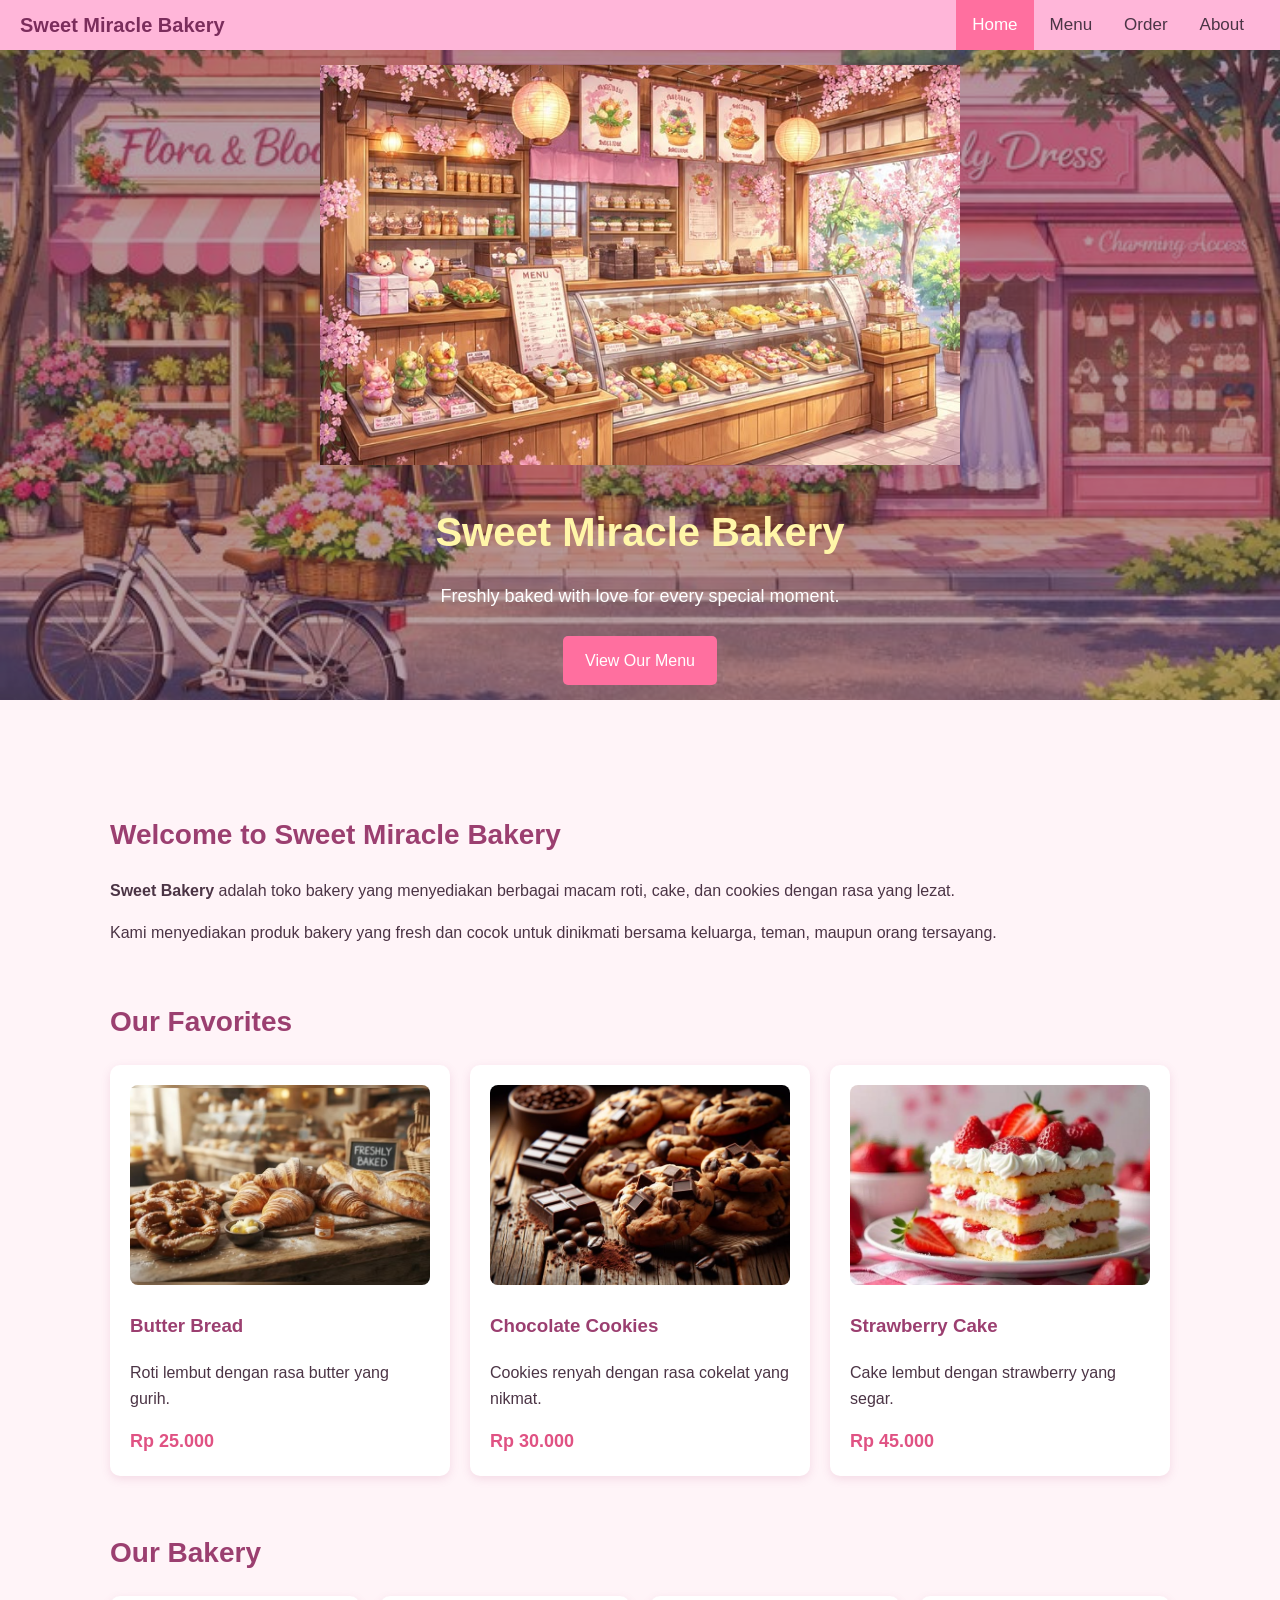
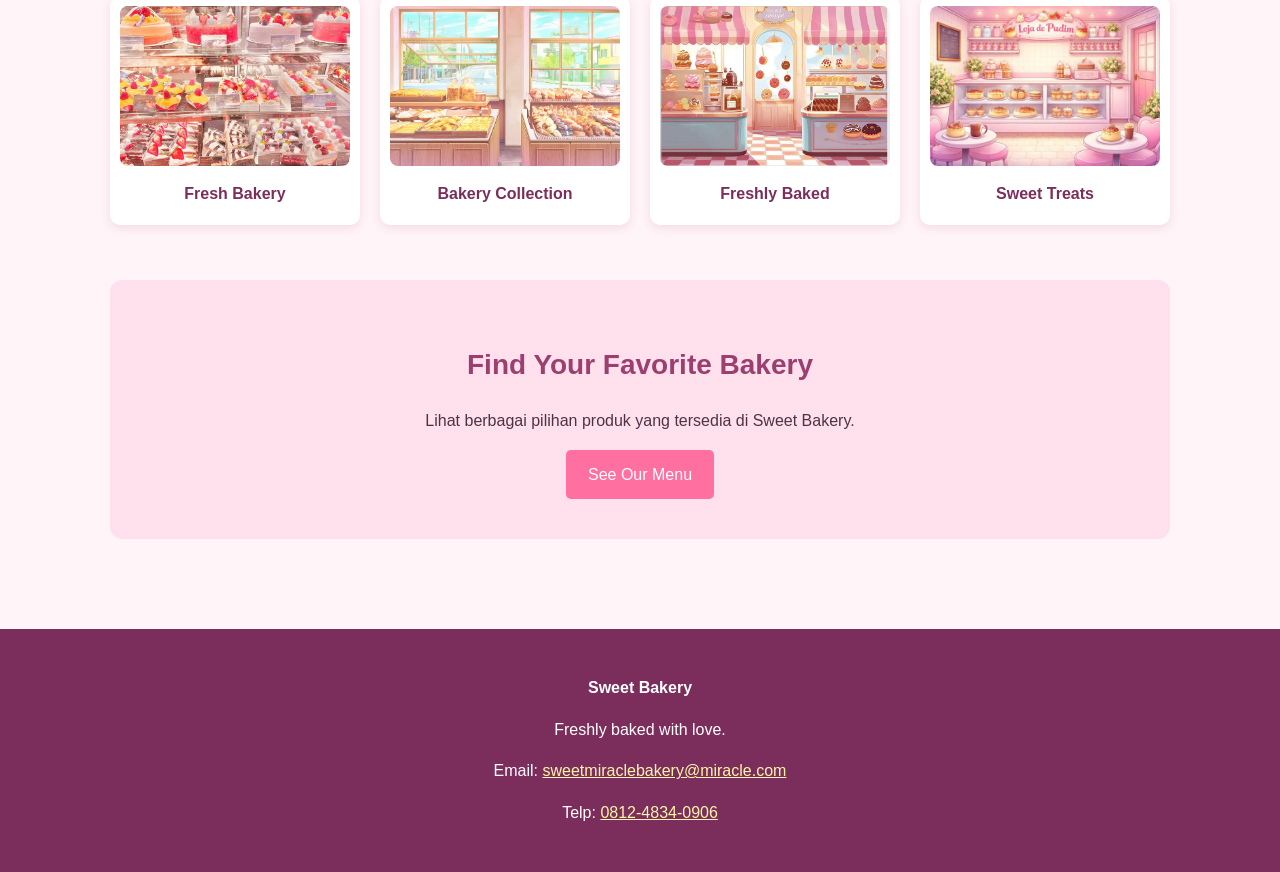
<file: index.html>
<!doctype html>
<html lang="id">
  <head>
    <meta charset="UTF-8" />
    <meta name="viewport" content="width=device-width, initial-scale=1.0" />
    <meta
      name="description"
      content="Sweet Miracle Bakery - Fresh bakery made with love."
    />
    <title>Sweet Bakery</title>
    <link rel="stylesheet" href="style.css">
  </head>
  <body>
    <!-- ===== HEADER & NAVIGASI ===== -->
    <header class="site-header">
      <div class="brand">
        Sweet Miracle Bakery
      </div>
      <nav class="site-nav">
        <ul>
          <li>
            <a class="active" href="index.html">
              Home
            </a>
          </li>
          <li>
            <a href="menu.html">
              Menu
            </a>
          </li>
          <li>
            <a href="order.html">
              Order
            </a>
          </li>
          <li>
            <a href="about.html">
              About
            </a>
          </li>
        </ul>
      </nav>
    </header>


    <!-- ===== SAMPUL ===== -->
    <section class="sampul">

      <!-- Background -->
      <img
        class="background-image"
        src="images/depan toko.jpe"
        alt="Tampak depan Sweet Miracle Bakery"
      />
      <!-- Isi sampul -->
      <div class="hero-teks">
        <!-- Foto di tengah -->
        <img
          class="hero-image"
          src="images/bakery 1.jpe"
          alt="Produk Sweet Miracle Bakery"
        />
        <h1>
          Sweet Miracle Bakery
        </h1>
        <p>
          Freshly baked with love for every special moment.
        </p>
        <a class="btn" href="menu.html">
          View Our Menu
        </a>
      </div>
    </section>
    <main>

      <!-- ===== TENTANG SINGKAT ===== -->
      <section>
        <h2>
          Welcome to Sweet Miracle Bakery
        </h2>
        <p>
          <strong>Sweet Bakery</strong> adalah toko bakery
          yang menyediakan berbagai macam roti, cake,
          dan cookies dengan rasa yang lezat.
        </p>
        <p>
          Kami menyediakan produk bakery yang fresh dan
          cocok untuk dinikmati bersama keluarga, teman,
          maupun orang tersayang.
        </p>
      </section>

      <!-- ===== PRODUK UNGGULAN ===== -->
      <section>
        <h2>
          Our Favorites
        </h2>
        <div class="grid">
          <article class="card">
            <img
              src="images/Butter Bread.jpe"
              alt="Butter Bread"
            />
            <h3>
              Butter Bread
            </h3>
            <p>
              Roti lembut dengan rasa butter yang gurih.
            </p>
            <strong>
              Rp 25.000
            </strong>
          </article>
          <article class="card">
            <img
              src="images/Chocolate Cookies.jpe"
              alt="Chocolate Cookies"
            />
            <h3>
              Chocolate Cookies
            </h3>
            <p>
              Cookies renyah dengan rasa cokelat yang nikmat.
            </p>
            <strong>
              Rp 30.000
            </strong>
          </article>
          <article class="card">
            <img
              src="images/Strawberry Cake.jpe"
              alt="Strawberry Cake"
            />
            <h3>
              Strawberry Cake
            </h3>
            <p>
              Cake lembut dengan strawberry yang segar.
            </p>
            <strong>
              Rp 45.000
            </strong>
          </article>
        </div>
      </section>

      <!-- ===== GALERI ===== -->
      <section>
        <h2>
          Our Bakery
        </h2>
        <div class="grid galeri">
          <figure>
            <img
              src="images/bakery 2.jpe"
              alt="Produk Sweet Miracle Bakery"
            />
            <figcaption>
              Fresh Bakery
            </figcaption>
          </figure>
          <figure>
            <img
              src="images/bakery 3.jpe"
              alt="Produk Miracle Sweet Bakery"
            />
            <figcaption>
              Bakery Collection
            </figcaption>
          </figure>
          <figure>
            <img
              src="images/bakery 4.jpe"
              alt="Produk Sweet Miracle Bakery"
            />
            <figcaption>
              Freshly Baked
            </figcaption>
          </figure>
          <figure>
            <img
              src="images/bakery 5.jpe"
              alt="Produk Sweet Miracle Bakery"
            />
            <figcaption>
              Sweet Treats
            </figcaption>

          </figure>

        </div>

      </section>


      <!-- ===== AJAKAN ===== -->
      <section class="order-box">

        <h2>
          Find Your Favorite Bakery
        </h2>

        <p>
          Lihat berbagai pilihan produk yang tersedia
          di Sweet Bakery.
        </p>

        <a class="btn" href="menu.html">
          See Our Menu
        </a>

      </section>

    </main>


    <!-- ===== FOOTER ===== -->
    <footer class="site-footer">

      <p>
        <strong>Sweet Bakery</strong>
      </p>

      <p>
        Freshly baked with love.
      </p>

      <p>
        Email:
        <a href="mailto:sweetmiraclebakery@miracle.com">
          sweetmiraclebakery@miracle.com
        </a>
      </p>

      <p>
        Telp:
        <a href="tel:+6281248340906">
          0812-4834-0906
        </a>
      </p>

    </footer>

  </body>
</html>
</file>
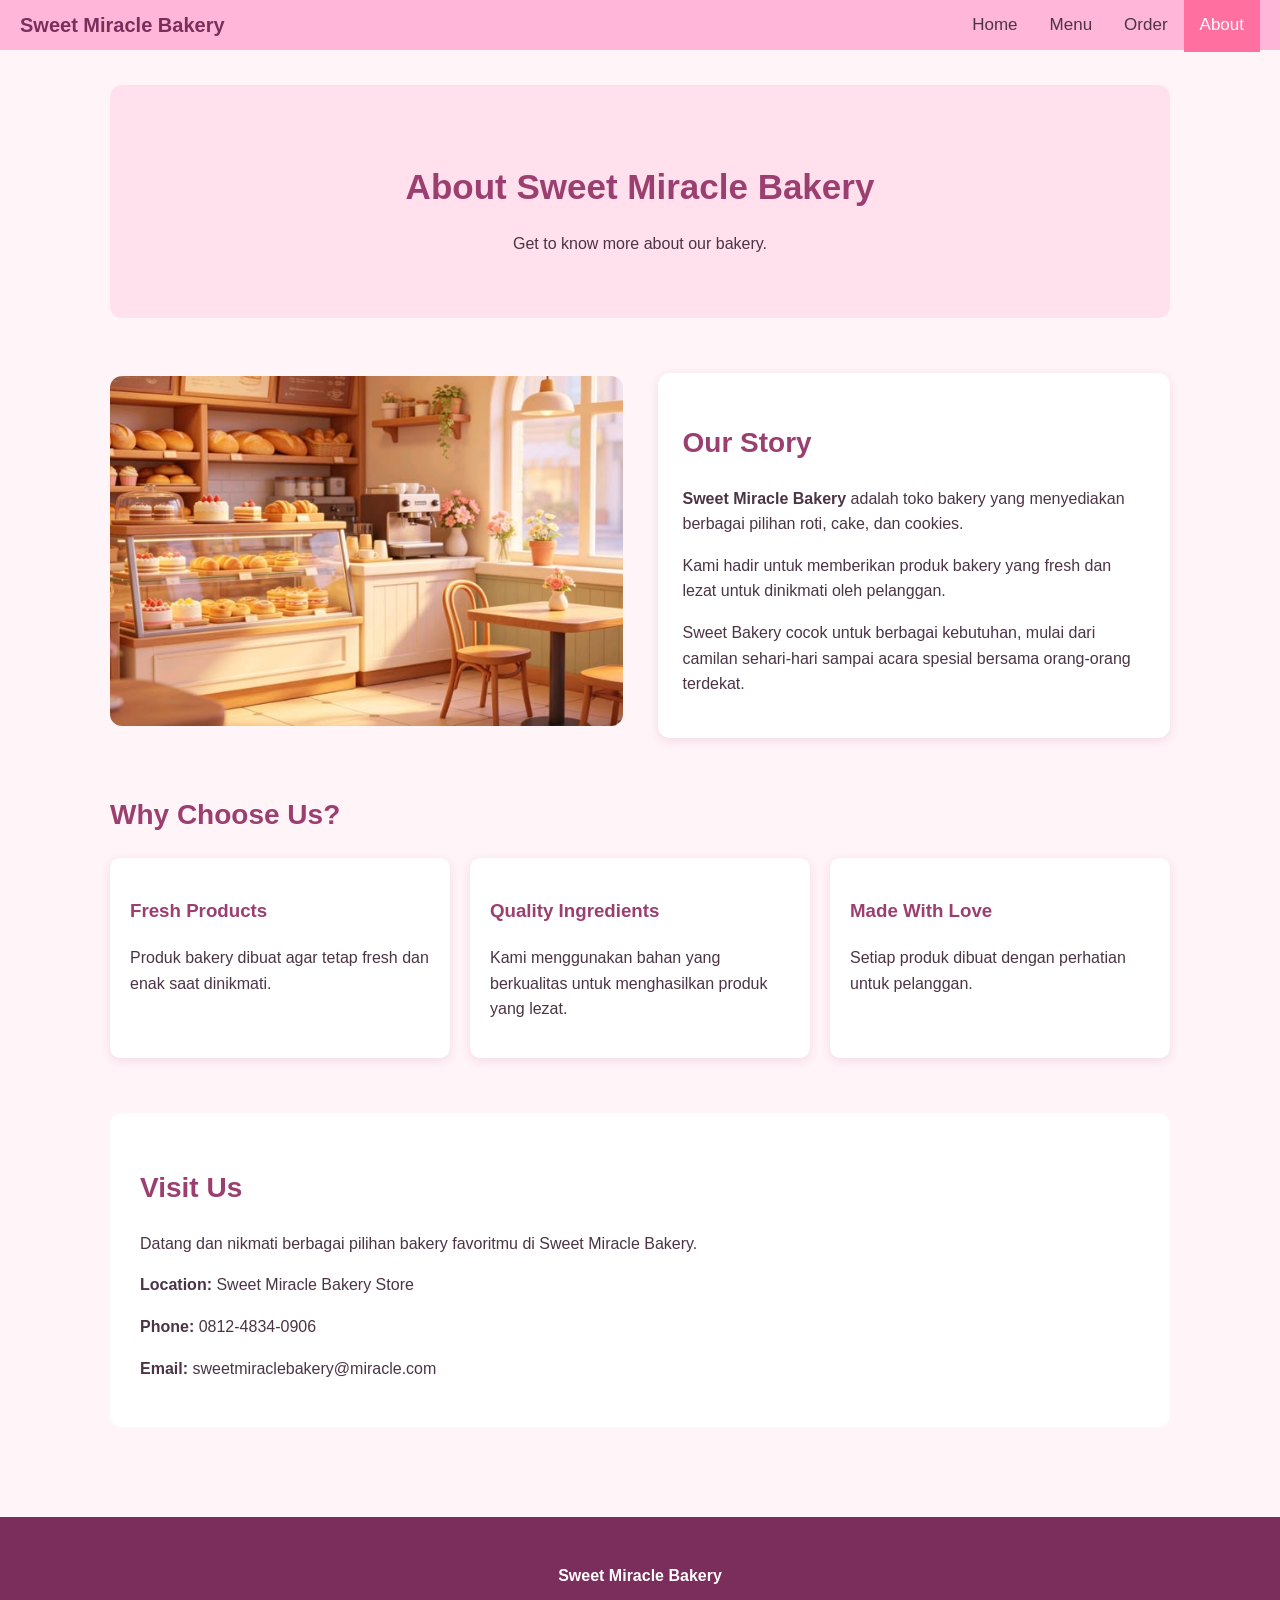
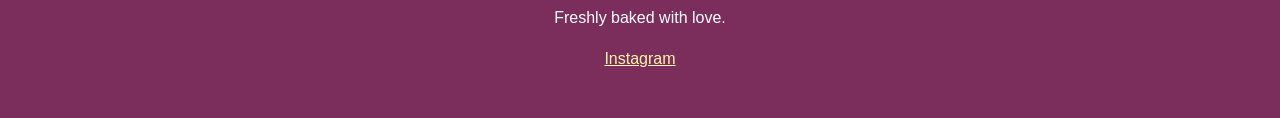
<file: about.html>
<!doctype html>
<html lang="id">
  <head>
    <meta charset="UTF-8" />
    <meta name="viewport" content="width=device-width, initial-scale=1.0" />

    <meta
      name="description"
      content="Tentang Sweet Miracle Bakery."
    />

    <title>About - Sweet Miracle Bakery</title>

    <link rel="stylesheet" href="style.css">
  </head>

  <body>

    <!-- ===== HEADER & NAVIGASI ===== -->
    <header class="site-header">

      <div class="brand">
        Sweet Miracle Bakery
      </div>

      <nav class="site-nav">
        <ul>

          <li>
            <a href="index.html">
              Home
            </a>
          </li>

          <li>
            <a href="menu.html">
              Menu
            </a>
          </li>

          <li>
            <a href="order.html">
              Order
            </a>
          </li>

          <li>
            <a class="active" href="about.html">
              About
            </a>
          </li>

        </ul>
      </nav>

    </header>


    <main>

      <!-- ===== JUDUL ===== -->
      <section class="page-title">

        <h1>
          About Sweet Miracle Bakery
        </h1>

        <p>
          Get to know more about our bakery.
        </p>

      </section>


      <!-- ===== TENTANG TOKO ===== -->
      <section class="about-section">

        <div class="about-image">

          <img
            src="images/dalam toko.jpe"
            alt="Bagian dalam Sweet Miracle Bakery"
          />

        </div>


        <div class="about-text">

          <h2>
            Our Story
          </h2>

          <p>
            <strong>Sweet Miracle Bakery</strong> adalah toko bakery
            yang menyediakan berbagai pilihan roti, cake,
            dan cookies.
          </p>

          <p>
            Kami hadir untuk memberikan produk bakery yang
            fresh dan lezat untuk dinikmati oleh pelanggan.
          </p>

          <p>
            Sweet Bakery cocok untuk berbagai kebutuhan,
            mulai dari camilan sehari-hari sampai acara
            spesial bersama orang-orang terdekat.
          </p>

        </div>

      </section>


      <!-- ===== KEUNGGULAN ===== -->
      <section>

        <h2>
          Why Choose Us?
        </h2>


        <div class="grid">

          <article class="card">

            <h3>
              Fresh Products
            </h3>

            <p>
              Produk bakery dibuat agar tetap fresh
              dan enak saat dinikmati.
            </p>

          </article>


          <article class="card">

            <h3>
              Quality Ingredients
            </h3>

            <p>
              Kami menggunakan bahan yang berkualitas
              untuk menghasilkan produk yang lezat.
            </p>

          </article>


          <article class="card">

            <h3>
              Made With Love
            </h3>

            <p>
              Setiap produk dibuat dengan perhatian
              untuk pelanggan.
            </p>

          </article>

        </div>

      </section>


      <!-- ===== KONTAK ===== -->
      <section class="contact">

        <h2>
          Visit Us
        </h2>

        <p>
          Datang dan nikmati berbagai pilihan bakery
          favoritmu di Sweet Miracle Bakery.
        </p>

        <p>
          <strong>Location:</strong>
          Sweet Miracle Bakery Store
        </p>

        <p>
          <strong>Phone:</strong>
          0812-4834-0906
        </p>

        <p>
          <strong>Email:</strong>
          sweetmiraclebakery@miracle.com
        </p>

      </section>

    </main>


    <!-- ===== FOOTER ===== -->
    <footer class="site-footer">

      <p>
        <strong>Sweet Miracle Bakery</strong>
      </p>

      <p>
        Freshly baked with love.
      </p>

      <p>
        <a
          href="https://instagram.com"
          target="_blank"
          rel="noopener"
        >
          Instagram
        </a>
      </p>

    </footer>

  </body>
</html>
</file>
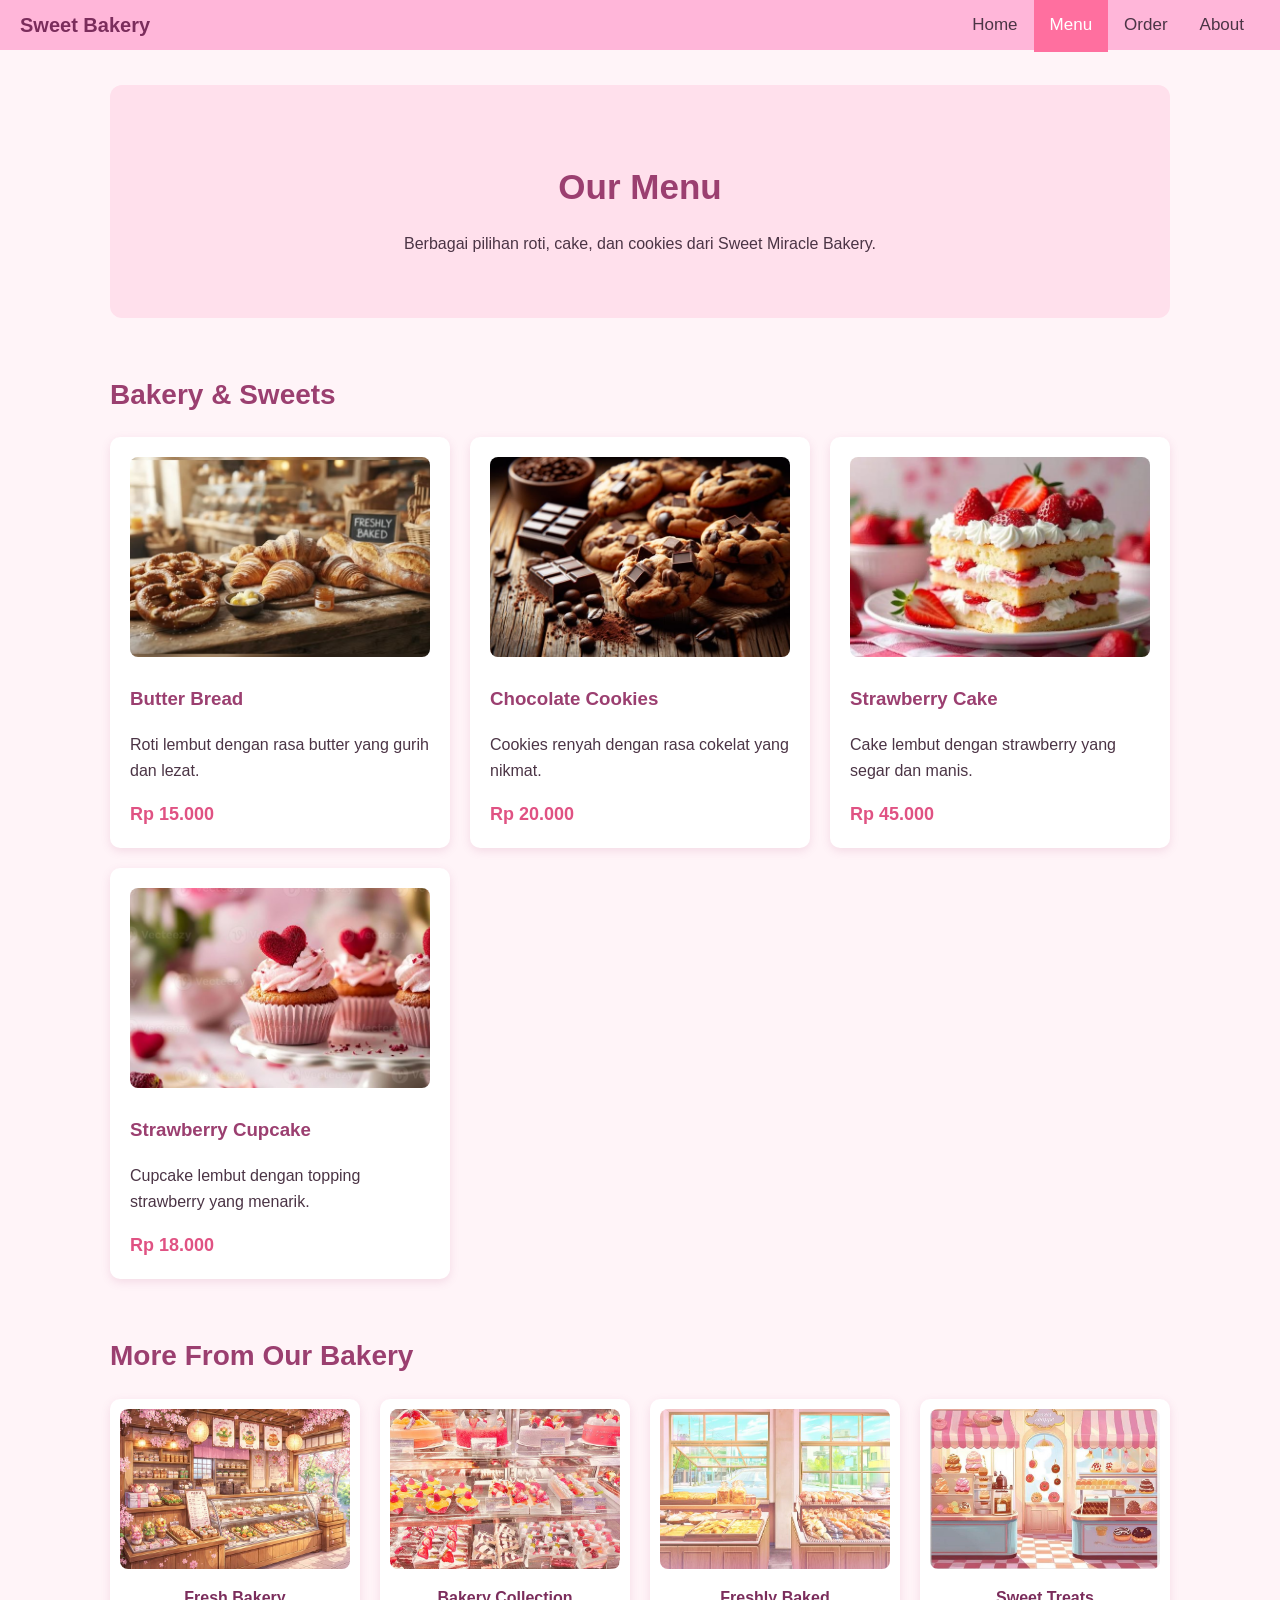
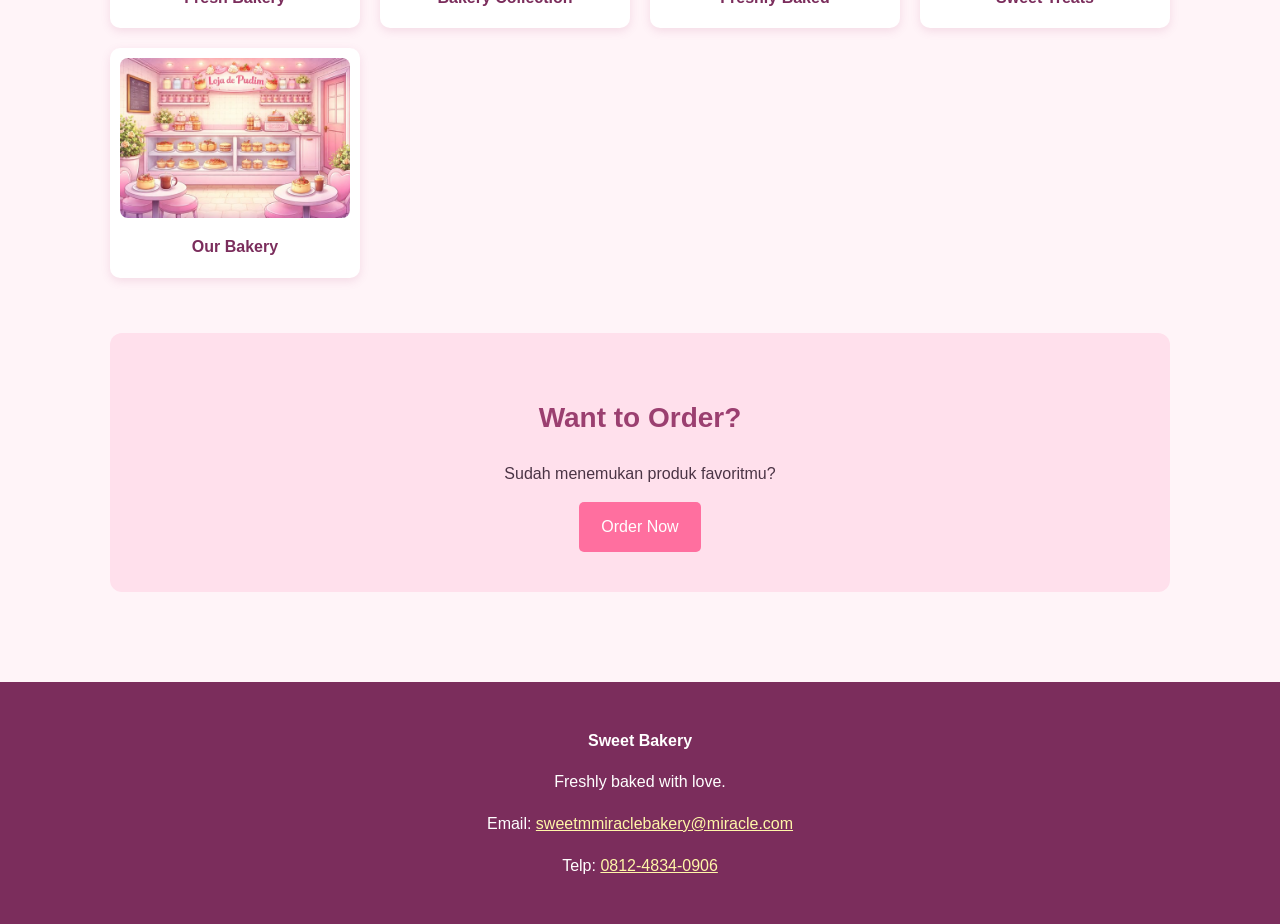
<file: menu.html>
<!doctype html>
<html lang="id">
  <head>
    <meta charset="UTF-8" />
    <meta name="viewport" content="width=device-width, initial-scale=1.0" />

    <meta
      name="description"
      content="Menu Sweet Mirale Bakery."
    />

    <title>Menu - Sweet Miracle Bakery</title>

    <link rel="stylesheet" href="style.css">
  </head>

  <body>

    <!-- ===== HEADER & NAVIGASI ===== -->
    <header class="site-header">

      <div class="brand">
        Sweet Bakery
      </div>

      <nav class="site-nav">
        <ul>

          <li>
            <a href="index.html">
              Home
            </a>
          </li>

          <li>
            <a class="active" href="menu.html">
              Menu
            </a>
          </li>

          <li>
            <a href="order.html">
              Order
            </a>
          </li>

          <li>
            <a href="about.html">
              About
            </a>
          </li>

        </ul>
      </nav>

    </header>


    <main>

      <!-- ===== JUDUL ===== -->
      <section class="page-title">

        <h1>
          Our Menu
        </h1>

        <p>
          Berbagai pilihan roti, cake, dan cookies
          dari Sweet Miracle Bakery.
        </p>

      </section>


      <!-- ===== MENU PRODUK ===== -->
      <section>

        <h2>
          Bakery &amp; Sweets
        </h2>


        <div class="grid menu-grid">


          <article class="card">

            <img
              src="images/Butter Bread.jpe"
              alt="Butter Bread"
            />

            <h3>
              Butter Bread
            </h3>

            <p>
              Roti lembut dengan rasa butter yang gurih
              dan lezat.
            </p>

            <strong>
              Rp 15.000
            </strong>

          </article>


          <article class="card">

            <img
              src="images/Chocolate Cookies.jpe"
              alt="Chocolate Cookies"
            />

            <h3>
              Chocolate Cookies
            </h3>

            <p>
              Cookies renyah dengan rasa cokelat
              yang nikmat.
            </p>

            <strong>
              Rp 20.000
            </strong>

          </article>


          <article class="card">

            <img
              src="images/Strawberry Cake.jpe"
              alt="Strawberry Cake"
            />

            <h3>
              Strawberry Cake
            </h3>

            <p>
              Cake lembut dengan strawberry
              yang segar dan manis.
            </p>

            <strong>
              Rp 45.000
            </strong>

          </article>


          <article class="card">

            <img
              src="images/Strawberry Cupcake.jpe"
              alt="Strawberry Cupcake"
            />

            <h3>
              Strawberry Cupcake
            </h3>

            <p>
              Cupcake lembut dengan topping
              strawberry yang menarik.
            </p>

            <strong>
              Rp 18.000
            </strong>

          </article>

        </div>

      </section>


      <!-- ===== FOTO BAKERY ===== -->
      <section>

        <h2>
          More From Our Bakery
        </h2>


        <div class="grid galeri">

          <figure>

            <img
              src="images/bakery 1.jpe"
              alt="Produk bakery"
            />

            <figcaption>
              Fresh Bakery
            </figcaption>

          </figure>


          <figure>

            <img
              src="images/bakery 2.jpe"
              alt="Produk bakery"
            />

            <figcaption>
              Bakery Collection
            </figcaption>

          </figure>


          <figure>

            <img
              src="images/bakery 3.jpe"
              alt="Produk bakery"
            />

            <figcaption>
              Freshly Baked
            </figcaption>

          </figure>


          <figure>

            <img
              src="images/bakery 4.jpe"
              alt="Produk bakery"
            />

            <figcaption>
              Sweet Treats
            </figcaption>

          </figure>


          <figure>

            <img
              src="images/bakery 5.jpe"
              alt="Produk bakery"
            />

            <figcaption>
              Our Bakery
            </figcaption>

          </figure>

        </div>

      </section>


      <!-- ===== ORDER ===== -->
      <section class="order-box">

        <h2>
          Want to Order?
        </h2>

        <p>
          Sudah menemukan produk favoritmu?
        </p>

        <a class="btn" href="order.html">
          Order Now
        </a>

      </section>

    </main>


    <!-- ===== FOOTER ===== -->
    <footer class="site-footer">

      <p>
        <strong>Sweet Bakery</strong>
      </p>

      <p>
        Freshly baked with love.
      </p>

      <p>
        Email:
        <a href="mailto:sweetmiraclebakery@miracle.com">
          sweetmmiraclebakery@miracle.com
        </a>
      </p>

      <p>
        Telp:
        <a href="tel:+6281248340906">
          0812-4834-0906
        </a>
      </p>

    </footer>

  </body>
</html>
</file>
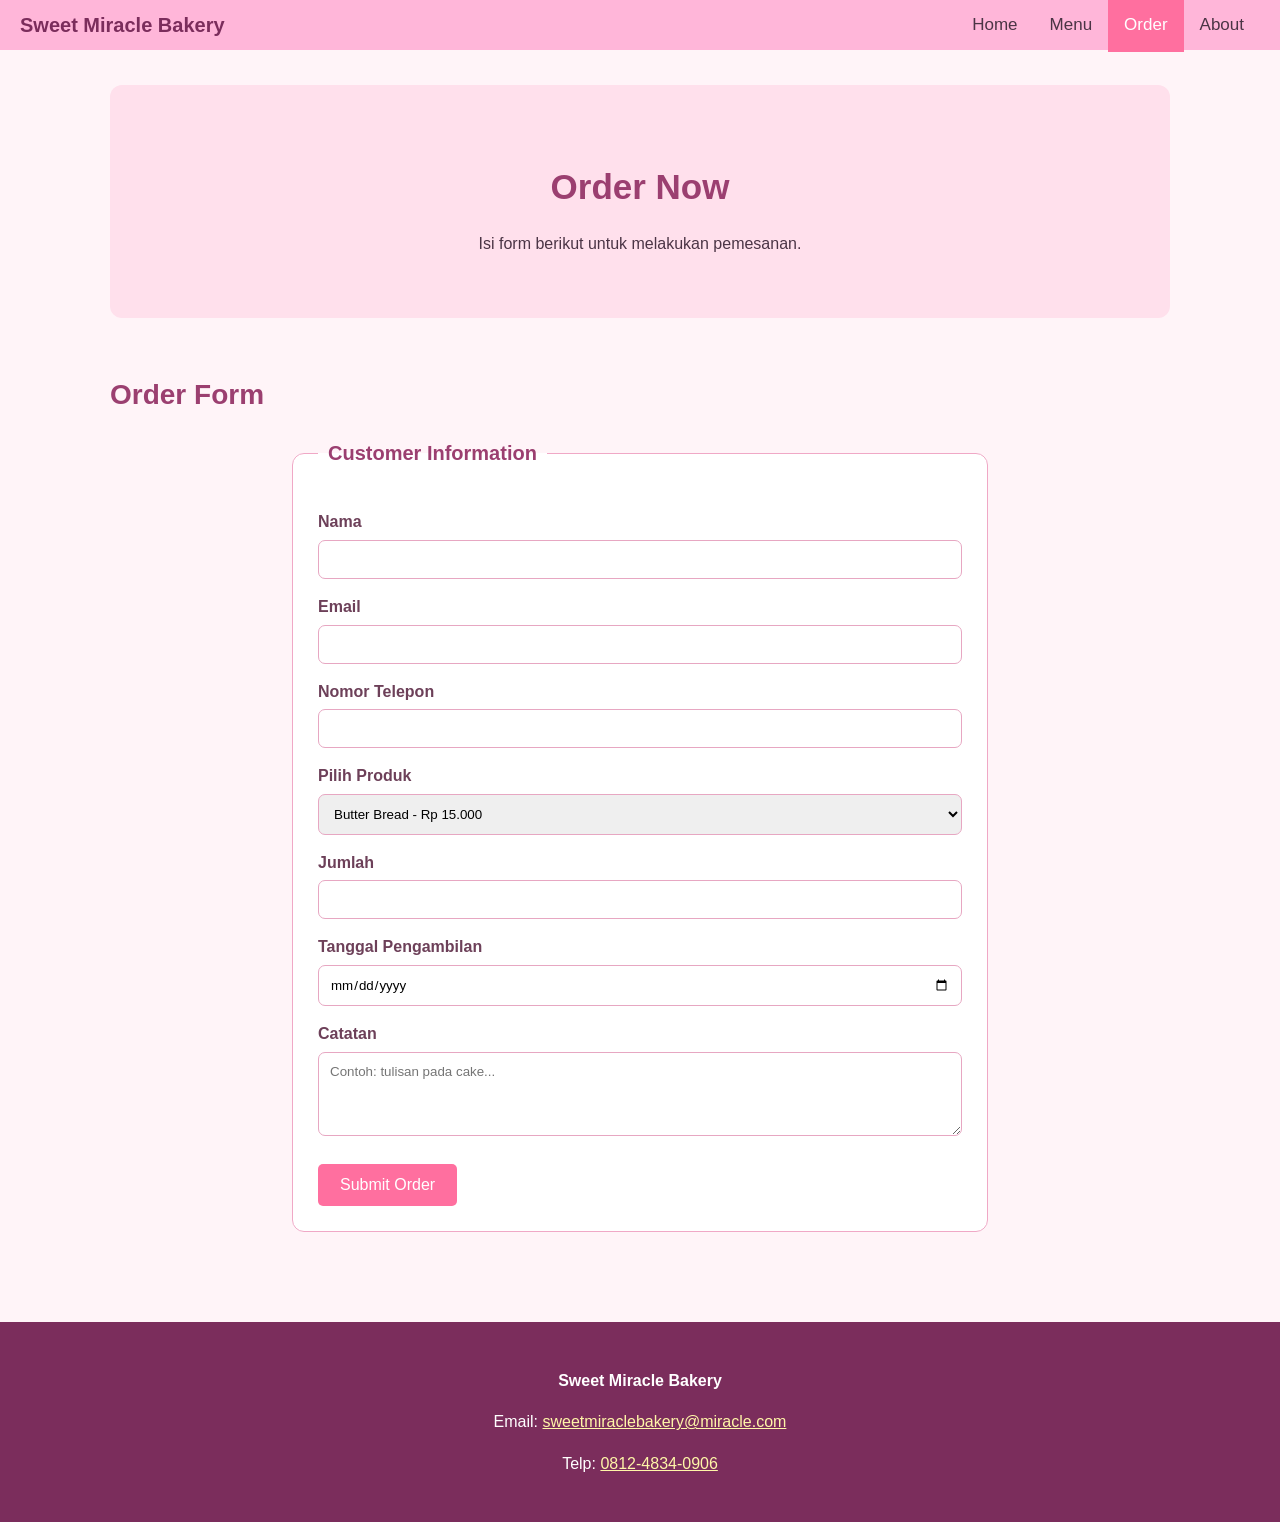
<file: order.html>
<!doctype html>
<html lang="id">
  <head>
    <meta charset="UTF-8" />
    <meta name="viewport" content="width=device-width, initial-scale=1.0" />

    <meta
      name="description"
      content="Order Sweet Miracle Bakery."
    />

    <title>Order - Sweet Miracle Bakery</title>

    <link rel="stylesheet" href="style.css">
  </head>

  <body>

    <!-- ===== HEADER & NAVIGASI ===== -->
    <header class="site-header">

      <div class="brand">
        Sweet Miracle Bakery
      </div>

      <nav class="site-nav">
        <ul>

          <li>
            <a href="index.html">
              Home
            </a>
          </li>

          <li>
            <a href="menu.html">
              Menu
            </a>
          </li>

          <li>
            <a class="active" href="order.html">
              Order
            </a>
          </li>

          <li>
            <a href="about.html">
              About
            </a>
          </li>

        </ul>
      </nav>

    </header>


    <main>

      <!-- ===== JUDUL ===== -->
      <section class="page-title">

        <h1>
          Order Now
        </h1>

        <p>
          Isi form berikut untuk melakukan pemesanan.
        </p>

      </section>


      <!-- ===== FORM PEMESANAN ===== -->
      <section>

        <h2>
          Order Form
        </h2>


        <form action="#" method="post">

          <fieldset>

            <legend>
              Customer Information
            </legend>


            <label for="nama">
              Nama
            </label>

            <input
              type="text"
              id="nama"
              name="nama"
              required
            />


            <label for="email">
              Email
            </label>

            <input
              type="email"
              id="email"
              name="email"
              required
            />


            <label for="telepon">
              Nomor Telepon
            </label>

            <input
              type="tel"
              id="telepon"
              name="telepon"
              required
            />


            <label for="produk">
              Pilih Produk
            </label>

            <select id="produk" name="produk">

              <option>
                Butter Bread - Rp 15.000
              </option>

              <option>
                Chocolate Cookies - Rp 20.000
              </option>

              <option>
                Strawberry Cake - Rp 45.000
              </option>

              <option>
                Strawberry Cupcake - Rp 18.000
              </option>

            </select>


            <label for="jumlah">
              Jumlah
            </label>

            <input
              type="number"
              id="jumlah"
              name="jumlah"
              min="1"
              max="50"
              required
            />


            <label for="tanggal">
              Tanggal Pengambilan
            </label>

            <input
              type="date"
              id="tanggal"
              name="tanggal"
              required
            />


            <label for="catatan">
              Catatan
            </label>

            <textarea
              id="catatan"
              name="catatan"
              rows="4"
              placeholder="Contoh: tulisan pada cake..."
            ></textarea>


            <button type="submit">
              Submit Order
            </button>

          </fieldset>

        </form>

      </section>

    </main>


    <!-- ===== FOOTER ===== -->
    <footer class="site-footer">

      <p>
        <strong>Sweet Miracle Bakery</strong>
      </p>

      <p>
        Email:
        <a href="mailto:sweetmiraclebakery@miracle.com">
          sweetmiraclebakery@miracle.com
        </a>
      </p>

      <p>
        Telp:
        <a href="tel:+6281248340906">
          0812-4834-0906
        </a>
      </p>

    </footer>

  </body>
</html>
</file>
<file: style.css>
/* ===== RESET ===== */ 
 
* { 
  box-sizing: border-box; 
} 
 
body { 
  margin: 0; 
  font-family: Arial, sans-serif; 
  background: #fff4f8; 
  color: #4b3445; 
  line-height: 1.6; 
} 
 
 
/* ================================================= */ 
/* HEADER */ 
/* ================================================= */ 
 
.site-header { 
  height: 50px; 
  background: #ffb6d9; 
  display: flex; 
  justify-content: space-between; 
  align-items: center; 
  padding: 0 20px; 
} 
 
 
/* Nama toko */ 
 
.brand { 
  color: #7b2d5c; 
  font-size: 20px; 
  font-weight: bold; 
} 
 
 
/* ================================================= */ 
/* NAVIGASI */ 
/* ================================================= */ 
 
.site-nav ul { 
  list-style: none; 
  display: flex; 
  margin: 0; 
  padding: 0; 
} 
 
.site-nav li { 
  margin: 0; 
} 
 
.site-nav a { 
  display: block; 
  color: #4b3445; 
  text-decoration: none; 
  padding: 13px 16px; 
  font-size: 17px; 
} 
 
 
/* Ketika mouse diarahkan */ 
 
.site-nav a:hover { 
  background: #ff8fb8; 
  color: white; 
} 
 
 
/* Halaman yang sedang aktif */ 
 
.site-nav a.active { 
  background: #ff6f9f; 
  color: white; 
} 
 
 
/* ================================================= */ 
/* SAMPUL */ 
/* ================================================= */ 
 
.sampul { 
  height: 650px; 
  position: relative; 
  overflow: hidden; 
  display: flex; 
  justify-content: center; 
  align-items: center; 
  text-align: center; 
} 
 
 
/* Background sampul */ 
 
.background-image { 
  position: absolute; 
  left: 0; 
  top: 0; 
  width: 100%; 
  height: 100%; 
  object-fit: cover; 
  z-index: 0; 
} 
 
 
/* Membuat background lebih gelap */ 
 
.sampul::after { 
  content: ""; 
  position: absolute; 
  left: 0; 
  top: 0; 
  width: 100%; 
  height: 100%; 
  background: rgba(91, 45, 75, 0.45); 
  z-index: 1; 
} 
 
 
/* Isi sampul */ 
 
.hero-teks { 
  position: relative; 
  z-index: 2; 
  color: white; 
  width: 700px; 
  padding: 20px; 
} 
 
 
/* Foto tengah */ 
 
.hero-image { 
  width: 640px; 
  height: 400px; 
  object-fit: cover; 
  display: block; 
  margin: 0 auto 35px auto; 
} 
 
 
/* Judul */ 
 
.hero-teks h1 { 
  font-size: 40px; 
  margin: 0 0 15px; 
  color: #fff6a8; 
} 
 
 
/* Deskripsi */ 
 
.hero-teks p { 
  font-size: 18px; 
  color: white; 
  margin-bottom: 25px; 
} 
 
 
/* ================================================= */ 
/* BUTTON */ 
/* ================================================= */ 
 
.btn, 
button { 
  display: inline-block; 
  background: #ff6f9f; 
  color: white; 
  border: none; 
  padding: 12px 22px; 
  border-radius: 5px; 
  text-decoration: none; 
  cursor: pointer; 
  font-size: 16px; 
} 
 
.btn:hover, 
button:hover { 
  background: #c94f83; 
} 
 
 
/* ================================================= */ 
/* MAIN */ 
/* ================================================= */ 
 
main { 
  max-width: 1100px; 
  margin: auto; 
  padding: 35px 20px; 
} 
 
section { 
  margin-bottom: 55px; 
} 
 
section h2 { 
  color: #9b3f70; 
  margin-bottom: 20px; 
  font-size: 28px; 
} 
 
 
/* ================================================= */ 
/* GRID */ 
/* ================================================= */ 
 
.grid { 
  display: grid; 
  grid-template-columns: repeat(3, 1fr); 
  gap: 20px; 
} 
 
 
/* ================================================= */ 
/* CARD */ 
/* ================================================= */ 
 
.card { 
  background: #ffffff; 
  padding: 20px; 
  border-radius: 10px; 
  box-shadow: 0 3px 10px rgba(180, 75, 125, 0.15); 
} 
 
.card h3 { 
  color: #9b3f70; 
} 
 
.card img { 
  width: 100%; 
  height: 200px; 
  object-fit: cover; 
  border-radius: 8px; 
} 
 
.card strong { 
  color: #e05283; 
  font-size: 18px; 
} 
 
 
/* ================================================= */ 
/* GALERI */ 
/* ================================================= */ 
 
.galeri { 
  grid-template-columns: repeat(4, 1fr); 
} 
 
.galeri figure { 
  margin: 0; 
  background: #ffffff; 
  padding: 10px; 
  border-radius: 10px; 
  box-shadow: 0 3px 10px rgba(180, 75, 125, 0.15); 
} 
 
.galeri img { 
  width: 100%; 
  height: 160px; 
  object-fit: cover; 
  border-radius: 8px; 
} 
 
.galeri figcaption { 
  text-align: center; 
  padding: 8px; 
  font-weight: bold; 
  color: #7b2d5c; 
} 
 
 
/* ================================================= */ 
/* ORDER BOX */ 
/* ================================================= */ 
 
.order-box { 
  background: #ffe0ec; 
  text-align: center; 
  padding: 40px; 
  border-radius: 12px; 
} 
 
 
/* ================================================= */ 
/* JUDUL HALAMAN */ 
/* ================================================= */ 
 
.page-title { 
  text-align: center; 
  background: #ffe0ec; 
  padding: 45px 20px; 
  border-radius: 12px; 
} 
 
.page-title h1 { 
  color: #9b3f70; 
  font-size: 35px; 
  margin-bottom: 5px; 
} 
 
 
/* ================================================= */ 
/* FORM */ 
/* ================================================= */ 
 
form { 
  max-width: 700px; 
  margin: auto; 
} 
 
fieldset { 
  border: 1px solid #f0a8c6; 
  background: white; 
  padding: 25px; 
  border-radius: 12px; 
} 
 
legend { 
  color: #9b3f70; 
  font-size: 20px; 
  font-weight: bold; 
  padding: 0 10px; 
} 
 
label { 
  display: block; 
  margin-top: 15px; 
  margin-bottom: 5px; 
  font-weight: bold; 
  color: #6d4059; 
} 
 
input, 
select, 
textarea { 
  width: 100%; 
  padding: 11px; 
  border: 1px solid #e7a7c2; 
  border-radius: 7px; 
  font-family: Arial, sans-serif; 
} 
 
textarea { 
  resize: vertical; 
} 
 
form button { 
  margin-top: 20px; 
} 
 
 
/* ================================================= */ 
/* ABOUT */ 
/* ================================================= */ 
 
.about-section { 
  display: grid; 
  grid-template-columns: 1fr 1fr; 
  gap: 35px; 
  align-items: center; 
} 
 
.about-image img { 
  width: 100%; 
  height: 350px; 
  object-fit: cover; 
  border-radius: 12px; 
} 
 
.about-text { 
  background: white; 
  padding: 25px; 
  border-radius: 12px; 
  box-shadow: 0 3px 10px rgba(180, 75, 125, 0.15); 
} 
 
 
/* ================================================= */ 
/* CONTACT */ 
/* ================================================= */ 
 
.contact { 
  background: white; 
  padding: 30px; 
  border-radius: 12px; 
} 
 
 
/* ================================================= */ 
/* FOOTER */ 
/* ================================================= */ 
 
.site-footer { 
  background: #7b2d5c; 
  color: white; 
  text-align: center; 
  padding: 30px 20px; 
} 
 
.site-footer a { 
  color: #fff6a8; 
} 
 
 
/* ================================================= */ 
/* RESPONSIVE */ 
/* ================================================= */ 
 
@media (max-width: 800px) { 
 
  .site-header { 
    height: auto; 
    flex-direction: column; 
    padding: 10px; 
  } 
 
 
  .site-nav ul { 
    flex-wrap: wrap; 
    justify-content: center; 
  } 
 
 
  .grid { 
    grid-template-columns: repeat(2, 1fr); 
  } 
 
 
  .galeri { 
    grid-template-columns: repeat(2, 1fr); 
  } 
 
 
  .about-section { 
    grid-template-columns: 1fr; 
  } 
 
 
  .hero-image { 
    width: 90%; 
    height: 300px; 
  } 
 
} 
 
 
@media (max-width: 500px) { 
 
  .grid { 
    grid-template-columns: 1fr; 
  } 
 
 
  .galeri { 
    grid-template-columns: 1fr; 
  } 
 
 
  .sampul { 
    height: 600px; 
  } 
 
 
  .hero-image { 
    width: 100%; 
    height: 240px; 
  } 
 
 
  .hero-teks h1 { 
    font-size: 30px; 
  } 
 
 
  .hero-teks p { 
    font-size: 16px; 
  } 
 
}
</file>
